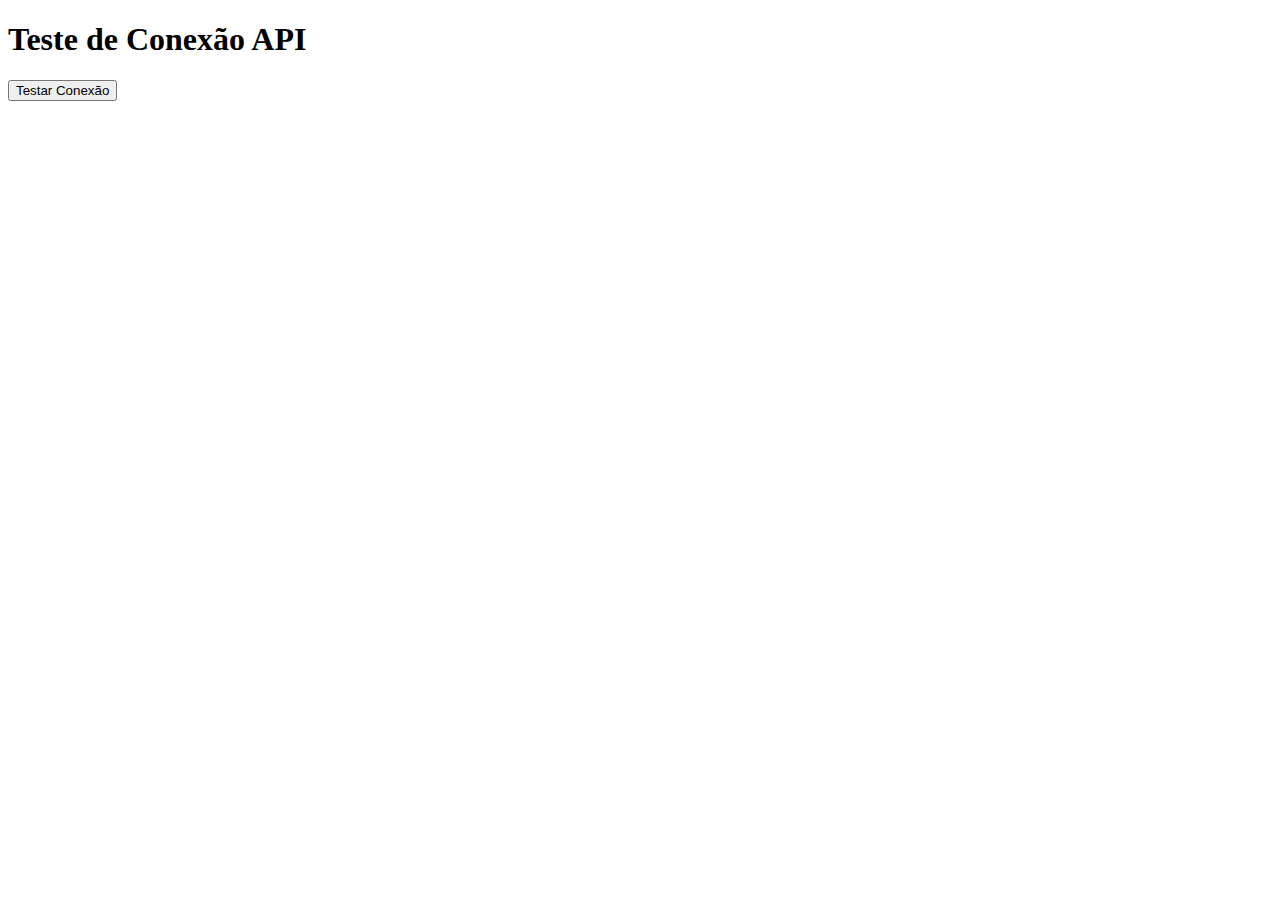
<file: teste.html>
<!DOCTYPE html>
<html lang="pt-BR">
<head>
    <meta charset="UTF-8">
    <title>Teste API</title>
</head>
<body>
    <h1>Teste de Conexão API</h1>
    <button onclick="testarAPI()">Testar Conexão</button>
    <pre id="resultado"></pre>

    <script>
        async function testarAPI() {
            const resultado = document.getElementById('resultado');
            resultado.textContent = 'Carregando...';
            
            try {
                const response = await fetch('https://localhost:7093/api/questions');
                const data = await response.json();
                resultado.textContent = JSON.stringify(data, null, 2);
                resultado.style.color = 'green';
            } catch (error) {
                resultado.textContent = `Erro: ${error.message}`;
                resultado.style.color = 'red';
            }
        }
    </script>
</body>
</html>
</file>
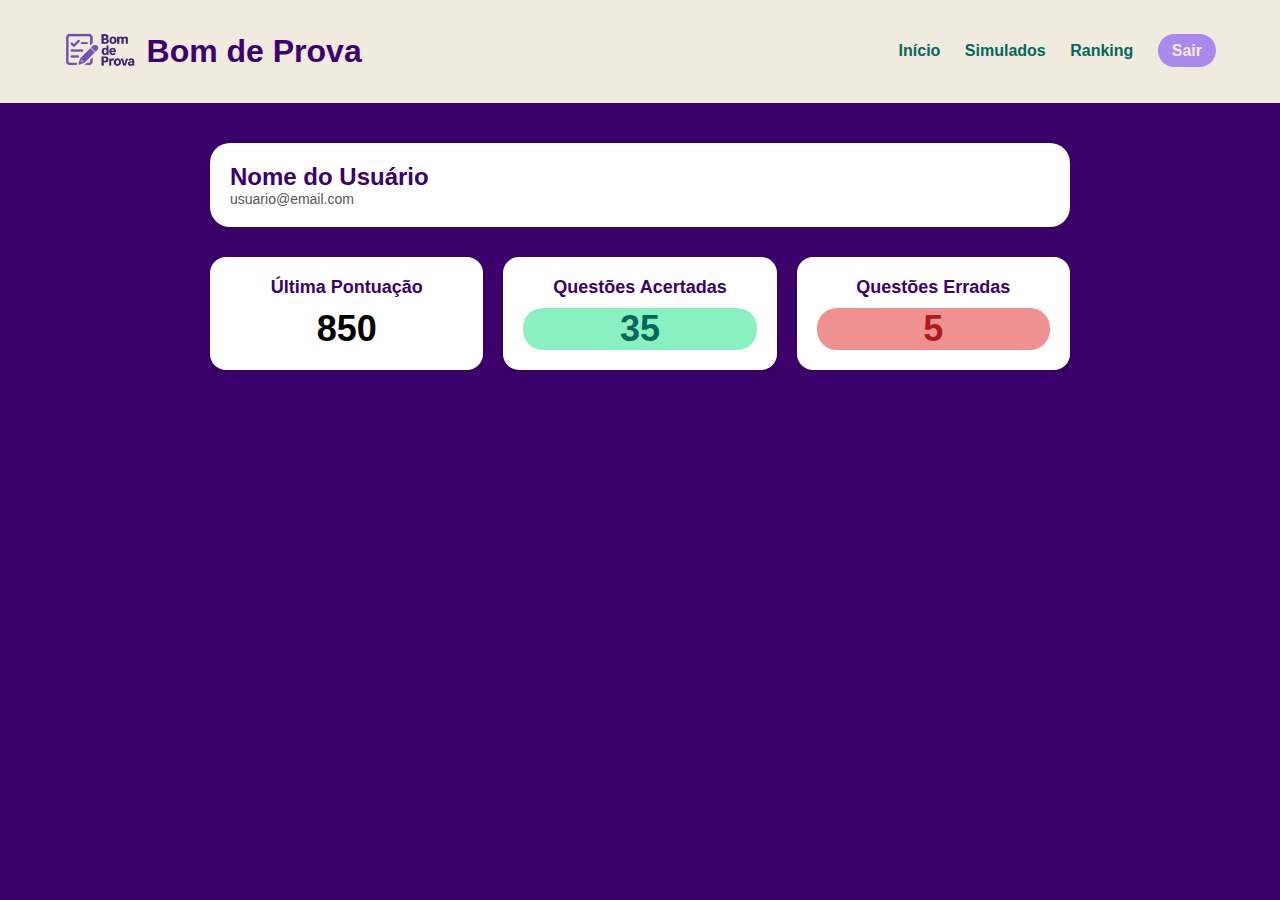
<file: pages/status.html>
<!DOCTYPE html>
<html lang="pt-br">
<head>
  <meta charset="UTF-8" />
  <meta name="viewport" content="width=device-width, initial-scale=1.0"/>
  <title>Status do Usuário - Bom de Prova</title>
  <link rel="stylesheet" href="../css/style_status.css" />
</head>
<body>
  <header class="cabecalho">
    <div class="logo">
      <img src="../imagens/Logo_Rev_001.png" alt="Logo Bom de Prova" class="logo_img">
      <h1>Bom de Prova</h1>
    </div>
    <nav>
      <a href="#">Início</a>
      <a href="#">Simulados</a>
      <a href="#">Ranking</a>
      <a href="#" class="sair">Sair</a>
    </nav>
  </header>

  <main class="container-status">
    <section class="perfil">
      <div class="info-usuario">
        <h2 id="nome-usuario">Nome do Usuário</h2>
        <p class="email-usuario" id="email-usuario">usuario@email.com</p>
      </div>
    </section>

    <section class="estatisticas">
      <div class="card">
        <h3>Última Pontuação</h3>
        <p id="ultima-pontuacao" class="numero">850</p>
      </div>

      <div class="card">
        <h3>Questões Acertadas</h3>
        <p id="qtd-acertos" class="numero acertos">35</p>
      </div>

      <div class="card">
        <h3>Questões Erradas</h3>
        <p id="qtd-erros" class="numero erros">5</p>
      </div>
    </section>
  </main>
</body>
</html>
</file>
<file: css/style_status.css>
:root {
  --roxo: #3c016b;
  --roxo-claro: #a88aed;
  --verde: #03675b;
  --offwhite: #f0eadf;
  --azul-claro: #d3edef;
}

* {
  margin: 0;
  padding: 0;
  box-sizing: border-box;
}

body {
  font-family: "Montserrat", sans-serif;
  background: var(--roxo);
  min-height: 100vh;
}

/* Cabeçalho */
.cabecalho {
  background-color: var(--offwhite);
  color: var(--roxo);
  padding: 15px 5%;
  display: flex;
  justify-content: space-between;
  align-items: center;
}

.cabecalho .logo {
  display: flex;
  align-items: center;
  gap: 10px;
}

.cabecalho .logo img {
    width: 10%;
}

.cabecalho nav a {
  color: var(--verde);
  text-decoration: none;
  margin-left: 20px;
  font-weight: 500;
  font-weight: bold;
}

.cabecalho nav a:hover {
  text-decoration: underline;
}

.cabecalho .sair {
  background: var(--roxo-claro);
  color: var(--offwhite);
  padding: 8px 14px;
  border-radius: 20px;
  transition: 0.3s;
}

.cabecalho .sair:hover {
    background: var(--verde);
}

/* Container principal */
.container-status {
    max-width: 900px;
    margin: 40px auto;
    padding: 0 20px;
    display: flex;
    flex-direction: column;
    gap: 30px;
    }

/* Perfil */
.perfil {
    background: white;
    border-radius: 20px;
    padding: 20px;
    display: flex;
    align-items: center;
    gap: 20px;
    box-shadow: 0 4px 12px rgba(0,0,0,0.1);
}

.info-usuario h2 {
    font-family: "Montserrat", sans-serif;
    color: var(--roxo);
    font-size: 24px;
}

.info-usuario .email-usuario {
  color: #555;
  font-size: 14px;
}

/* Estatísticas */
.estatisticas {
  display: flex;
  justify-content: space-between;
  flex-wrap: wrap;
  gap: 20px;
}

.card {
  flex: 1;
  min-width: 250px;
  background: white;
  padding: 20px;
  border-radius: 16px;
  text-align: center;
  box-shadow: 0 4px 12px rgba(0,0,0,0.1);
}

.card h3 {
  font-size: 18px;
  color: var(--roxo);
  margin-bottom: 10px;
}

.numero {
  font-family: "Montserrat", sans-serif;
  font-size: 36px;
  font-weight: bold;
  margin: 0;
}

.acertos {
  color: var(--verde);
  background-color: #8bf0c1;
  border-radius: 20px;
}

.erros {
  color: #ac1c1c;
  background-color: #f09191;
  border-radius: 20px;
}
</file>
